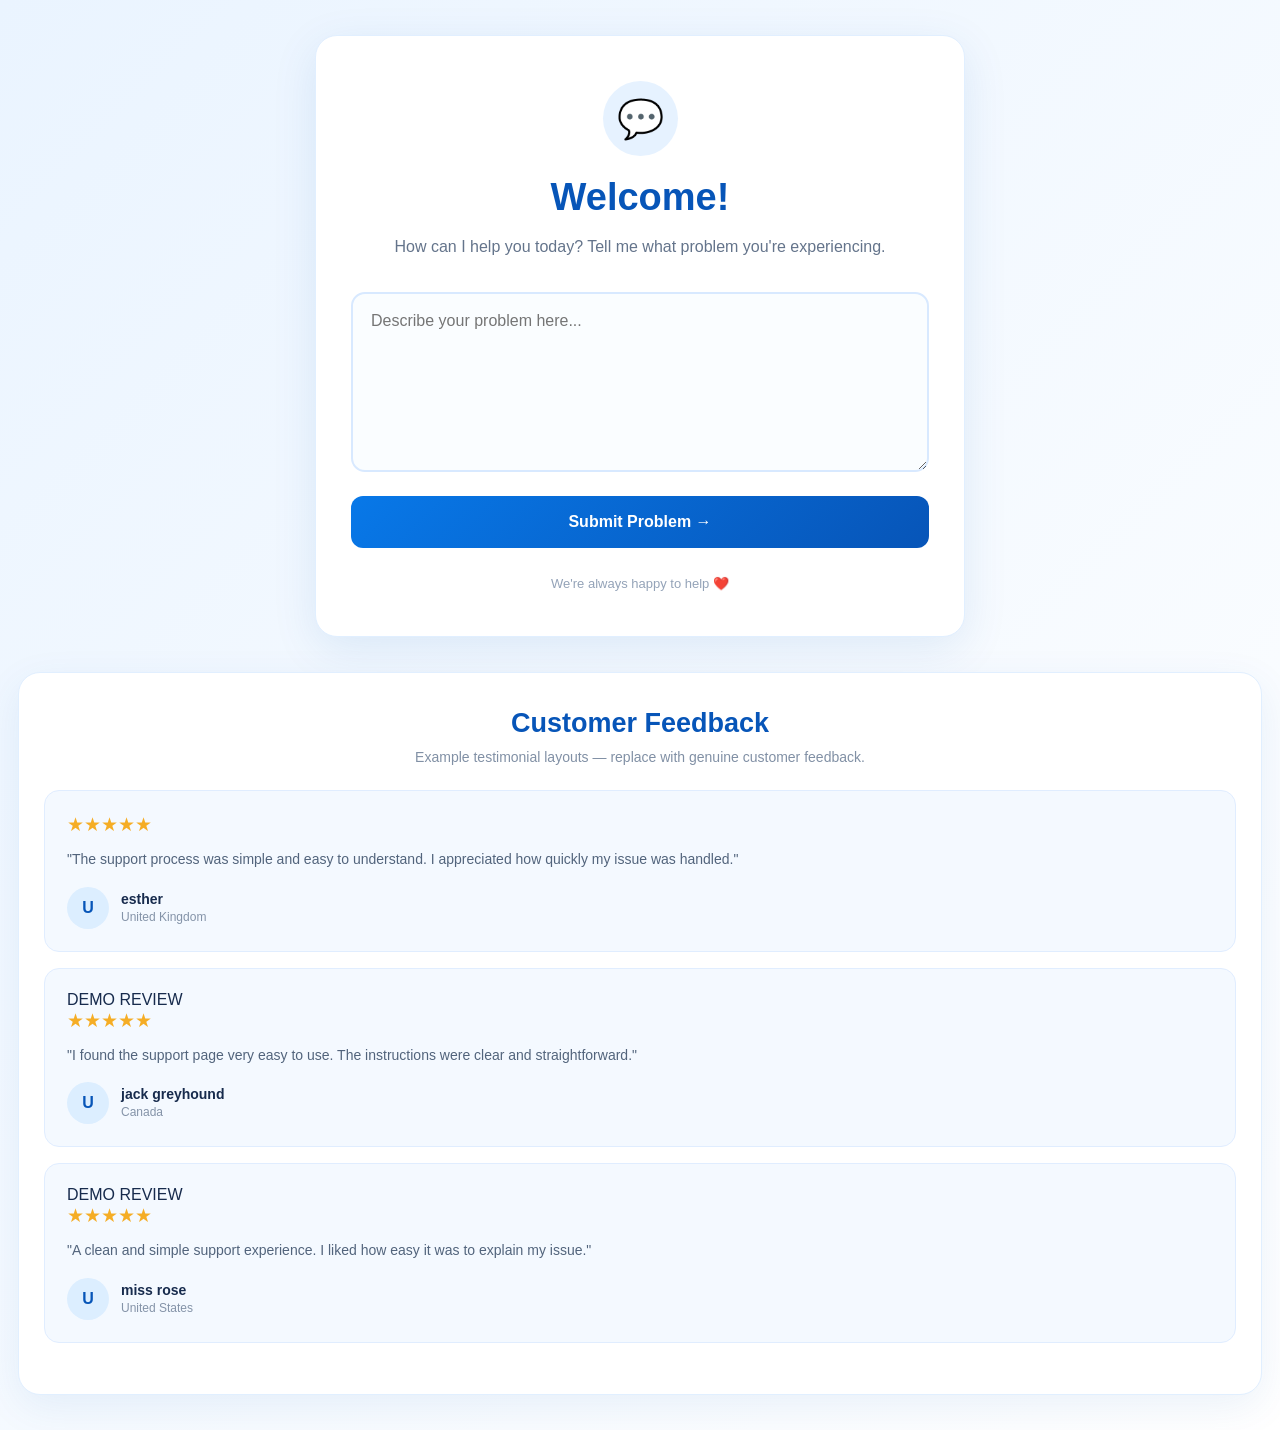
<file: index.html>
<!DOCTYPE html>
<html lang="en">
<head>
    <meta charset="UTF-8">
    <meta name="viewport" content="width=device-width, initial-scale=1.0">
    <title>JamesGrits CyberLabs</title>
    <link rel="stylesheet" href="doubra.css">
</head>
<body>

    <div class="container">
        <div class="support-card">

            <div class="icon">💬</div>

            <h1>Welcome!</h1>

            <p class="subtitle">
                How can I help you today?
                Tell me what problem you're experiencing.
            </p>

            <form id="supportForm">
                <textarea
                    id="problem"
                    placeholder="Describe your problem here..."
                    required
                ></textarea>

                <button type="submit" id="submitBtn">
                    Submit Problem →
                </button>
            </form>

            <div id="result" class="result hidden">
                <h3>Message ready! 🎉</h3>
                <p>
                    Your message is ready. Click below to contact us
                    directly on Telegram.
                </p>

                <a id="telegramBtn" href="#" target="_blank"
                   rel="noopener noreferrer">
                    Message Me on Telegram
                </a>
            </div>

            <p class="footer">We're always happy to help ❤️</p>

        </div>
    </div>
</body>
<section class="reviews-section">

    <h2>Customer Feedback</h2>

    <p class="reviews-subtitle">
        Example testimonial layouts — replace with genuine customer feedback.
    </p>

    <div class="review-card">
        <span class=""></span>
        <div class="stars">★★★★★</div>
        <p>
            "The support process was simple and easy to understand.
            I appreciated how quickly my issue was handled."
        </p>
        <div class="review-author">
            <div class="review-avatar">U</div>
            <div>
                <h4>esther</h4>
                <span>United Kingdom </span>
            </div>
        </div>
    </div>

    <div class="review-card">
        <span class="">DEMO REVIEW</span>
        <div class="stars">★★★★★</div>
        <p>
            "I found the support page very easy to use.
            The instructions were clear and straightforward."
        </p>
        <div class="review-author">
            <div class="review-avatar">U</div>
            <div>
                <h4>jack greyhound</h4>
                <span>Canada </span>
            </div>
        </div>
    </div>

    <div class="review-card">
        <span class="">DEMO REVIEW</span>
        <div class="stars">★★★★★</div>
        <p>
            "A clean and simple support experience.
            I liked how easy it was to explain my issue."
        </p>
        <div class="review-author">
            <div class="review-avatar">U</div>
            <div>
                <h4>miss rose</h4>
                <span>United States</span>
            </div>
        </div>
    </div>
<script src="doubra.js"></script>
</section>
</html>
</file>
<file: doubra.css>
* {
    margin: 0;
    padding: 0;
    box-sizing: border-box;
}

body {
    font-family: 'Segoe UI', Arial, sans-serif;
    background: linear-gradient(135deg, #eaf4ff, #ffffff);
    min-height: 100vh;
    padding: 35px 18px;
    color: #172b4d;
}

.container {
    width: 100%;
    max-width: 650px;
    margin: auto;
}

.support-card {
    background: #ffffff;
    padding: 45px 35px;
    border-radius: 22px;
    text-align: center;
    box-shadow: 0 12px 45px rgba(0, 85, 180, 0.10);
    border: 1px solid #e1efff;
}

.icon {
    width: 75px;
    height: 75px;
    margin: 0 auto 20px;
    background: #e6f2ff;
    border-radius: 50%;
    display: flex;
    align-items: center;
    justify-content: center;
    font-size: 38px;
}

h1 {
    font-size: 38px;
    color: #0755b8;
    margin-bottom: 14px;
}

.subtitle {
    color: #64748b;
    font-size: 16px;
    line-height: 1.8;
    margin-bottom: 30px;
}

textarea {
    width: 100%;
    height: 180px;
    padding: 18px;
    border: 2px solid #d8e9ff;
    border-radius: 14px;
    font-size: 16px;
    font-family: inherit;
    resize: vertical;
    outline: none;
    background: #fafdff;
    transition: 0.3s;
    margin-bottom: 20px;
}

textarea:focus {
    border-color: #1479e8;
    box-shadow: 0 0 0 4px rgba(20, 121, 232, 0.10);
}

button {
    width: 100%;
    padding: 17px;
    background: linear-gradient(135deg, #0878e8, #0755b8);
    color: white;
    border: none;
    border-radius: 12px;
    font-size: 16px;
    font-weight: 700;
    cursor: pointer;
    transition: 0.3s;
}

button:hover {
    transform: translateY(-3px);
    box-shadow: 0 8px 20px rgba(0, 90, 200, 0.25);
}

.result {
    margin-top: 25px;
    padding: 25px;
    background: #edf7ff;
    border: 1px solid #cce5ff;
    border-radius: 15px;
}

.result h3 {
    color: #0755b8;
    margin-bottom: 12px;
}

.result p {
    color: #64748b;
    line-height: 1.7;
    margin-bottom: 18px;
}

#telegramBtn {
    display: block;
    background: #229ED9;
    color: white;
    padding: 16px;
    text-decoration: none;
    border-radius: 12px;
    font-weight: bold;
    transition: 0.3s;
}

#telegramBtn:hover {
    background: #087bb8;
    transform: translateY(-2px);
}

.hidden {
    display: none;
}

.footer {
    color: #94a3b8;
    font-size: 13px;
    margin-top: 28px;
}

/* REVIEWS SECTION */

.reviews-section {
    margin-top: 35px;
    padding: 35px 25px;
    background: white;
    border-radius: 22px;
    box-shadow: 0 12px 40px rgba(0, 85, 180, 0.08);
    border: 1px solid #e1efff;
}

.reviews-section h2 {
    text-align: center;
    color: #0755b8;
    font-size: 27px;
    margin-bottom: 10px;
}

.reviews-subtitle {
    text-align: center;
    color: #8190a5;
    font-size: 14px;
    margin-bottom: 25px;
}

.review-card {
    background: #f4f9ff;
    border: 1px solid #e0edff;
    padding: 22px;
    border-radius: 15px;
    margin-bottom: 16px;
    transition: 0.3s;
}

.review-card:hover {
    transform: translateY(-4px);
    box-shadow: 0 8px 20px rgba(0, 85, 180, 0.08);
}

.stars {
    color: #f5ad25;
    font-size: 19px;
    margin-bottom: 12px;
}

.review-card p {
    color: #52647c;
    line-height: 1.7;
    font-size: 14px;
    margin-bottom: 15px;
}

.review-author {
    display: flex;
    align-items: center;
    gap: 12px;
}

.review-avatar {
    width: 42px;
    height: 42px;
    background: #dceeff;
    color: #0755b8;
    border-radius: 50%;
    display: flex;
    align-items: center;
    justify-content: center;
    font-weight: bold;
}

.review-author h4 {
    color: #172b4d;
    font-size: 14px;
}

.review-author span {
    color: #8493a8;
    font-size: 12px;
}

.demo-label {
    display: inline-block;
    font-size: 11px;
    color: #0755b8;
    background: #e1efff;
    padding: 5px 9px;
    border-radius: 20px;
    margin-bottom: 12px;
}

@media (max-width: 480px) {
    body {
        padding: 20px 12px;
    }

    .support-card {
        padding: 35px 20px;
    }

    h1 {
        font-size: 31px;
    }

    .reviews-section {
        padding: 28px 17px;
    }
}
</file>
